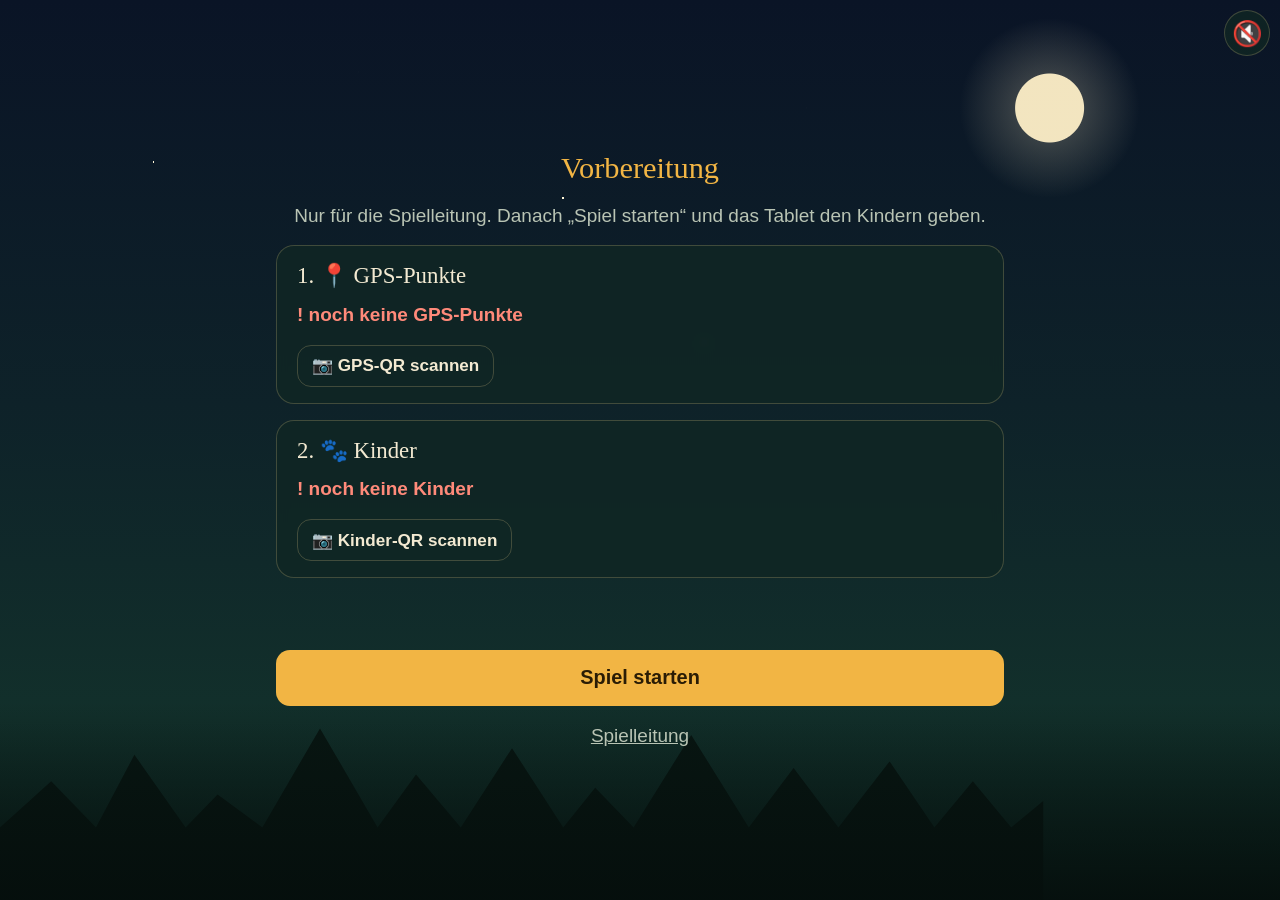
<file: index.html>
<!doctype html>
<html lang="de">
<head>
  <meta charset="utf-8">
  <meta name="robots" content="noindex, nofollow">
  <meta name="viewport" content="width=device-width, initial-scale=1, viewport-fit=cover">
  <meta name="theme-color" content="#0b1a1f">
  <meta name="apple-mobile-web-app-capable" content="yes">
  <title>Prüfung des SternenClans</title>
  <link rel="manifest" href="manifest.webmanifest">
  <link rel="icon" href="icon.svg" type="image/svg+xml">
  <link rel="apple-touch-icon" href="images/icons/icon-192.png">
  <link rel="stylesheet" href="css/style.css">
</head>
<body>
  <div class="sky" aria-hidden="true"></div>
  <button id="music" class="music-toggle" type="button">🔇</button>
  <main id="app" class="app"></main>
  <script src="js/lib/jsQR.js"></script>
  <script src="js/lib/qrcode.js"></script>
  <script type="module" src="js/app.js"></script>
</body>
</html>
</file>
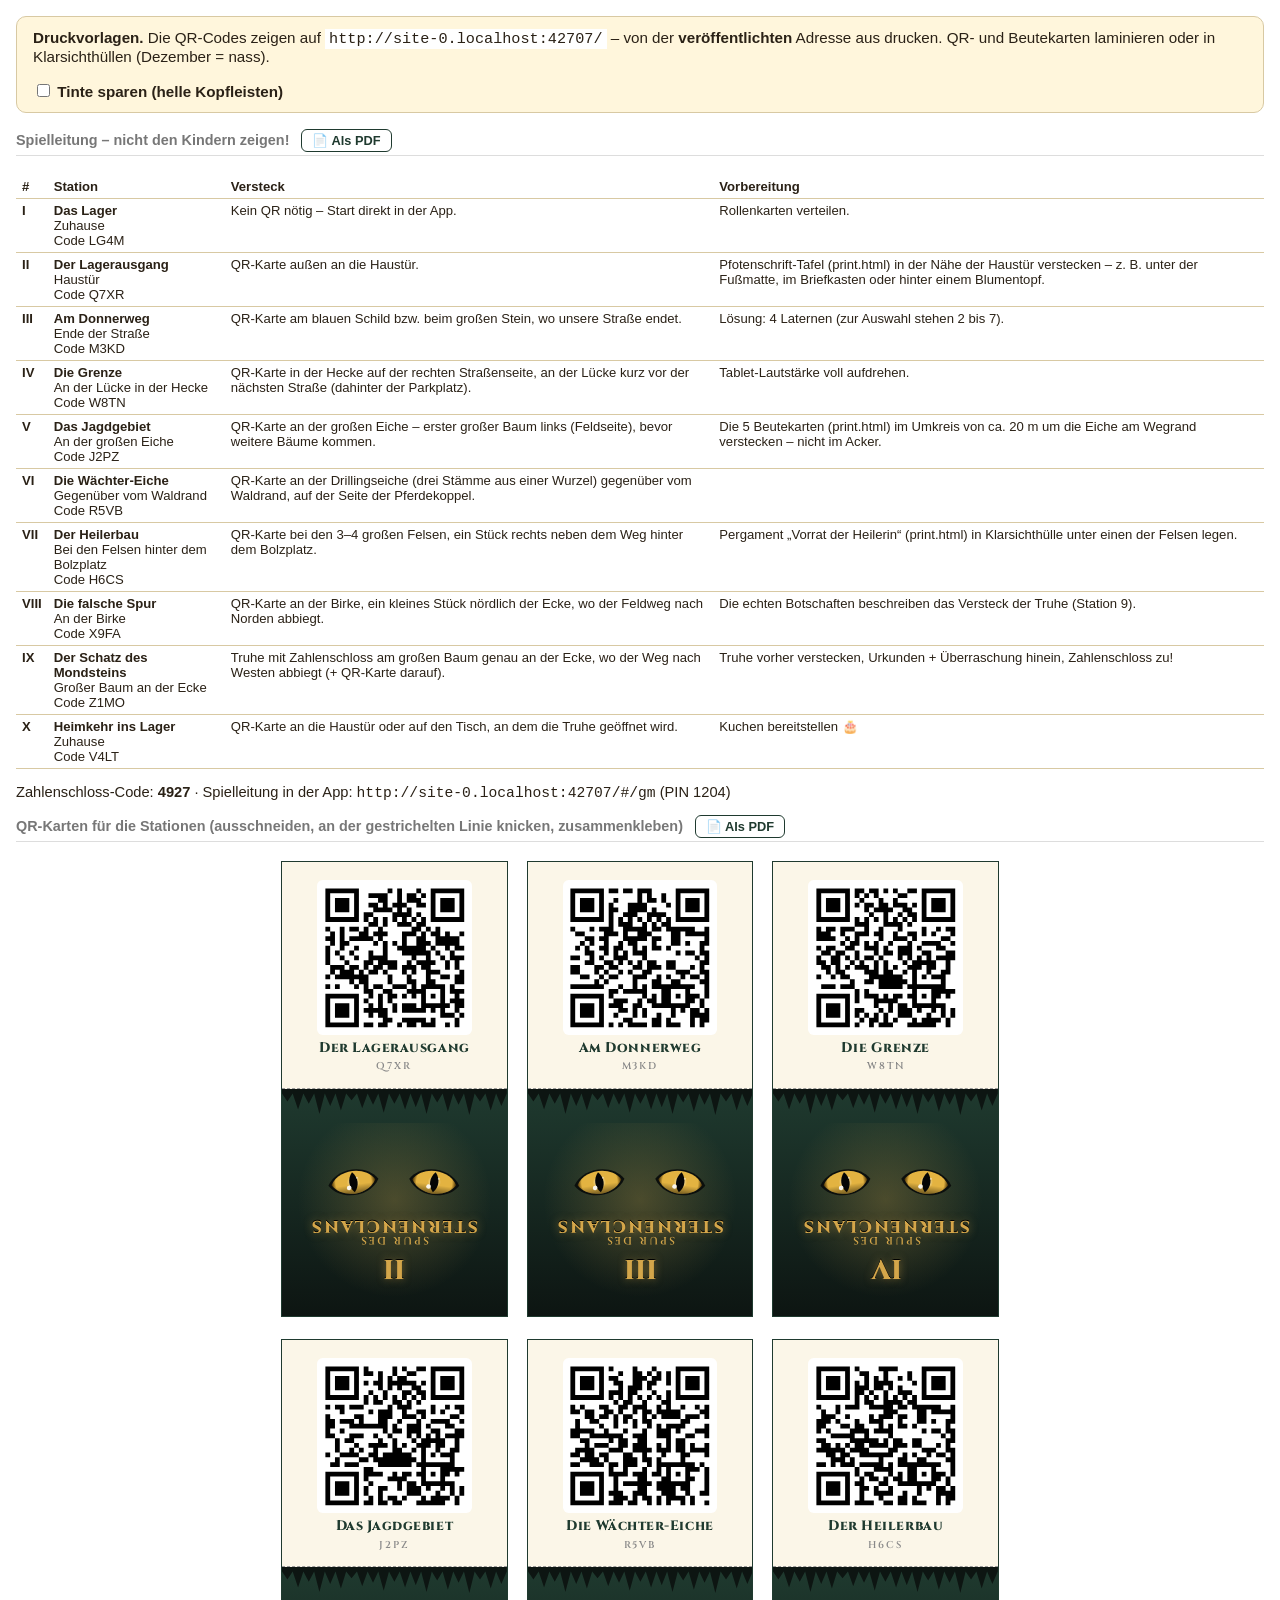
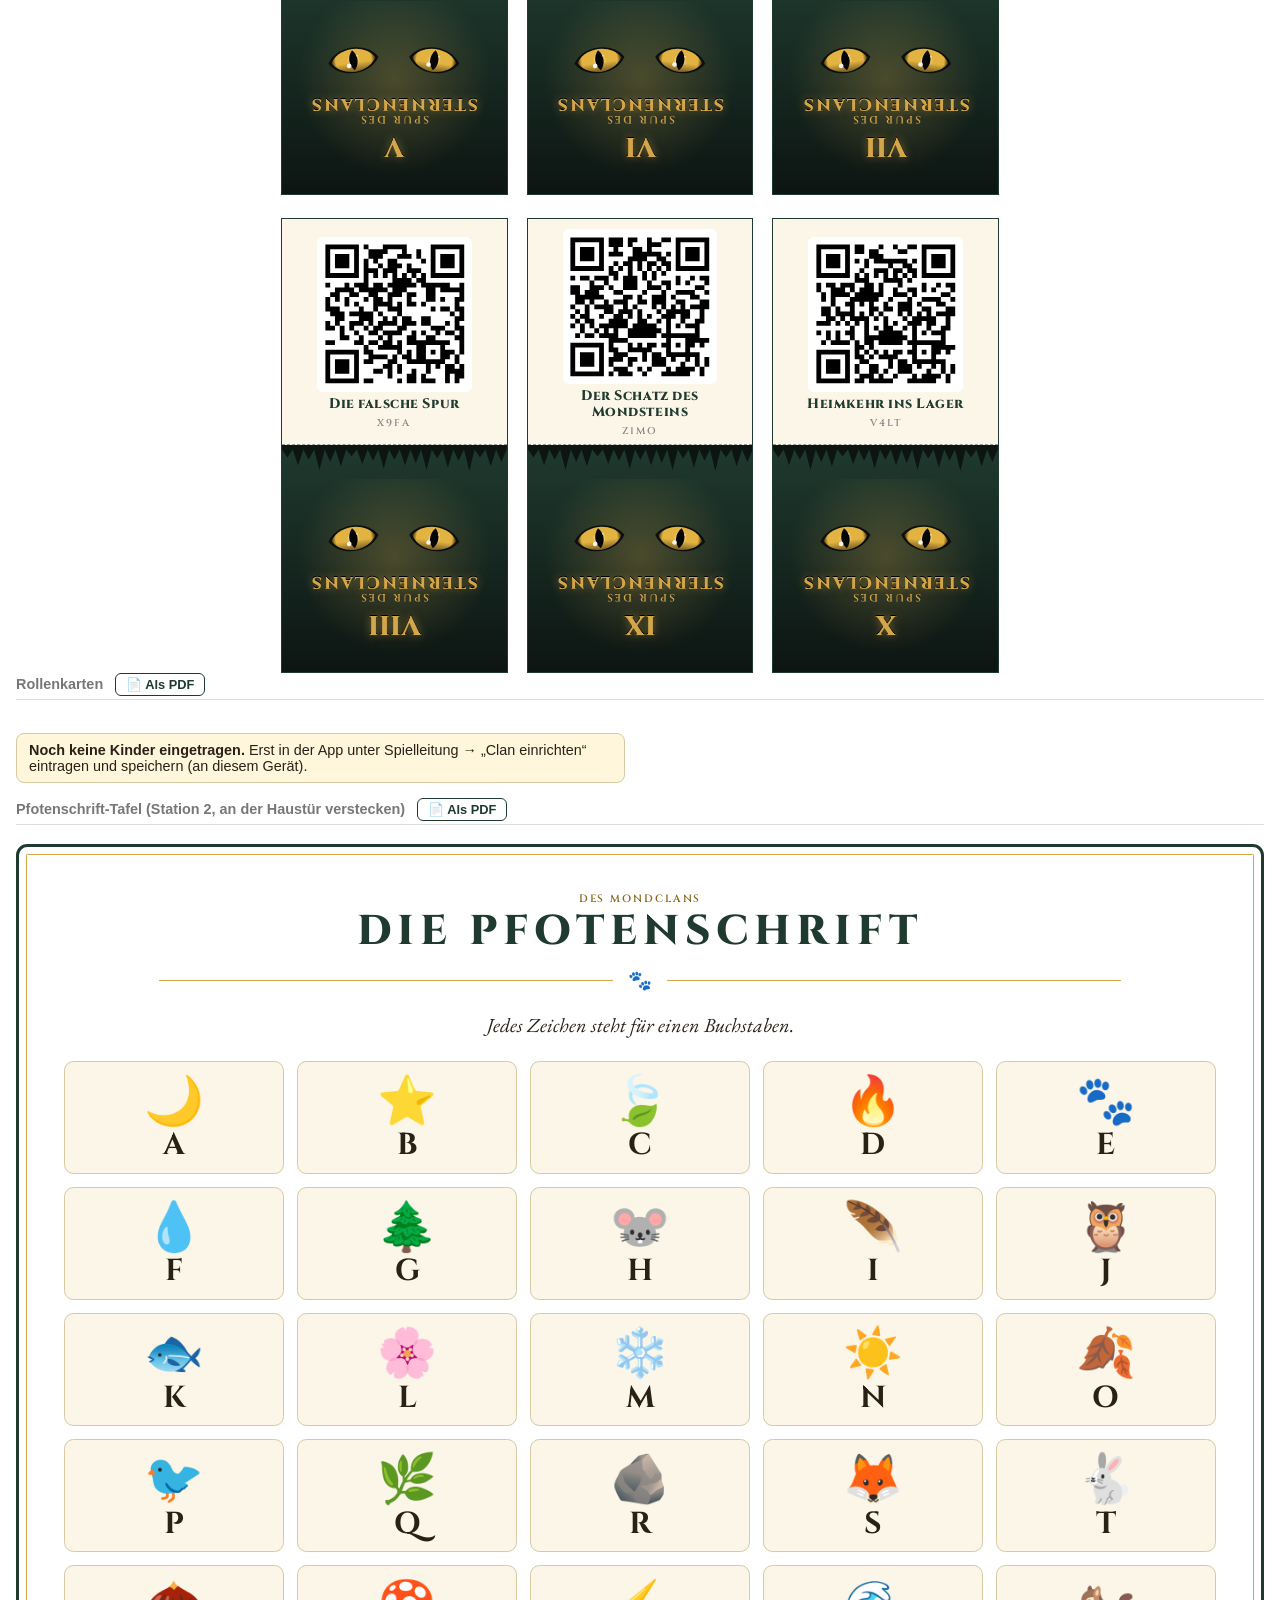
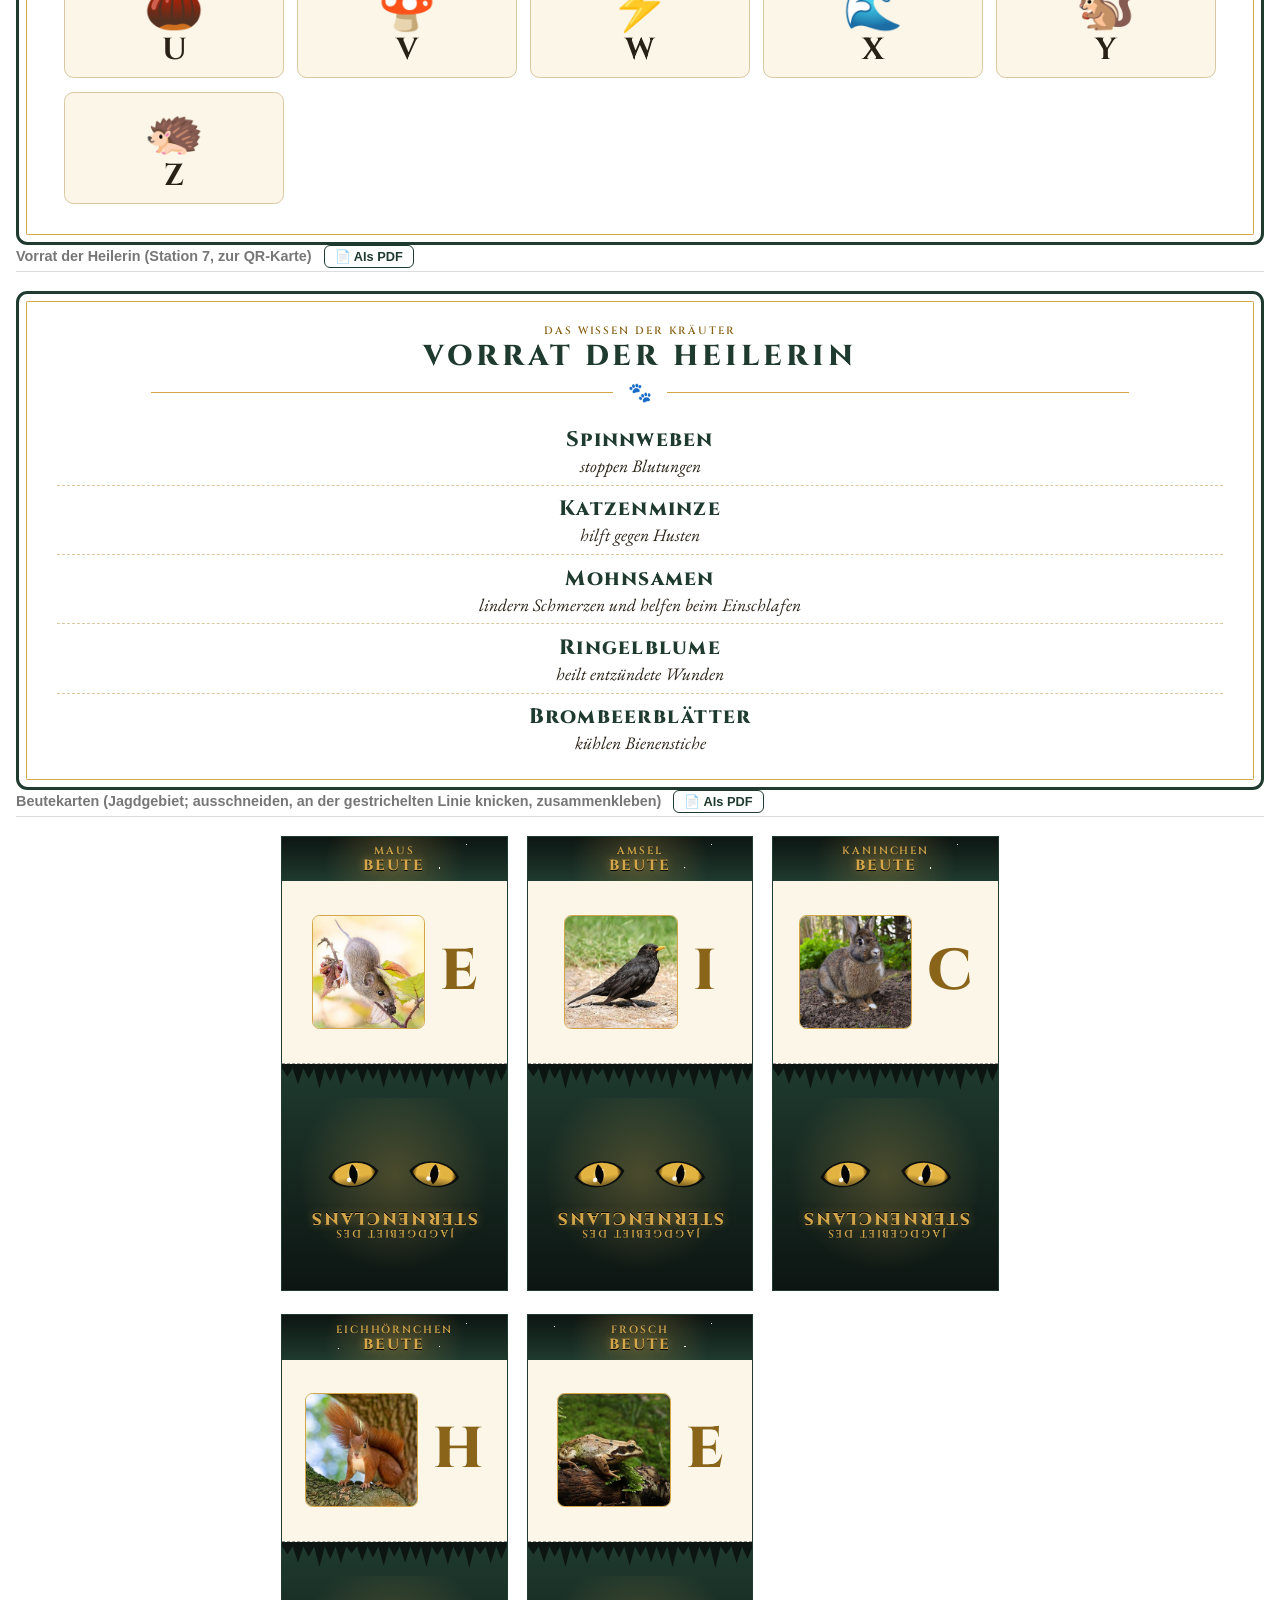
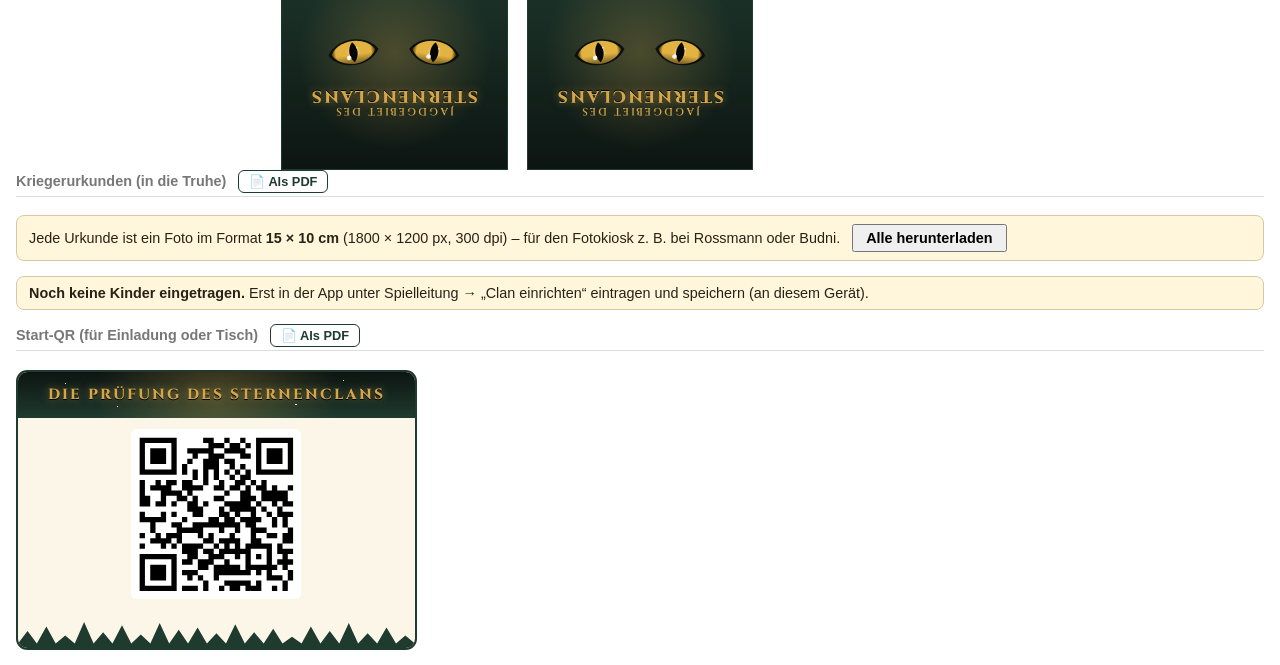
<file: print.html>
<!doctype html>
<html lang="de">
<head>
  <meta charset="utf-8">
  <meta name="robots" content="noindex, nofollow">
  <meta name="viewport" content="width=device-width, initial-scale=1">
  <title>Druckvorlagen SternenClan</title>
  <link rel="icon" href="icon.svg" type="image/svg+xml">
  <link rel="preconnect" href="https://fonts.googleapis.com">
  <link rel="preconnect" href="https://fonts.gstatic.com" crossorigin>
  <link rel="stylesheet" href="https://fonts.googleapis.com/css2?family=Cinzel:wght@600;800&family=EB+Garamond:ital,wght@0,400;0,600;1,400&display=swap">
  <style>
    :root {
      --night: #121c18;
      --forest: #1f3a2f;
      --gold: #d4a64a;
      --gold-ink: #8a6418;
      --ink: #2a2116;
      --paper: #fbf6e8;
      --line: #d8c9a3;
      --title: "Cinzel", "Trajan Pro", Georgia, serif;
      --body: "EB Garamond", "Palatino Linotype", Palatino, Georgia, serif;
    }
    * { box-sizing: border-box; -webkit-print-color-adjust: exact; print-color-adjust: exact; }
    body { margin: 0; padding: 16px; font-family: var(--body); color: var(--ink); background: #fff; font-size: 11pt; }

    .screen-only { background: #fff6dc; border: 1px solid var(--line); padding: 12px 16px; border-radius: 10px; margin-bottom: 16px; font-family: sans-serif; font-size: 0.95rem; display: flex; gap: 16px; align-items: center; flex-wrap: wrap; }
    .screen-only code { background: #fff; padding: 1px 4px; }
    .screen-only label { white-space: nowrap; font-weight: 600; cursor: pointer; }

    section { break-after: page; page-break-after: always; }
    section:last-child { break-after: auto; page-break-after: auto; }
    section > h2 .pdf { margin-left: 8px; font: 600 0.8rem sans-serif; padding: 3px 10px; cursor: pointer; border: 1px solid var(--forest); border-radius: 6px; background: #fff; color: var(--forest); }
    body[data-only] section:not(.only) { display: none; }
    .grid { break-inside: avoid; }
    /* Rollenkarten: 2 nebeneinander (Druck: Querformat, 2 × 2 pro Seite) */
    .grid.two { grid-template-columns: repeat(2, 1fr); gap: 5mm 8mm; }
    .grid.two .card { height: 88mm; }
    .grid.two .band { padding: 2.5mm 3mm 3mm; }
    .grid.two .band .caps { font-size: 0.85rem; }
    .grid.two .eyes { width: 30%; margin-top: 1.5mm; }
    .grid.two .card .body { display: flex; flex-direction: column; justify-content: center; padding: 3mm 6mm 5mm; }
    .grid.two .card .forest { height: 7mm; }
    /* Name so groß wie möglich, lange Namen werden passend kleiner (--len = Anzahl Buchstaben) */
    .grid.two .card .body { container-type: inline-size; }
    .grid.two .apprentice { font-size: min(2.7rem, calc(100cqw / (var(--len, 11) * 0.84))); line-height: 1.05; margin: 0; white-space: nowrap; }
    .grid.two .role-title { margin: 1.5mm 0 2.5mm; font-size: 0.95rem; letter-spacing: 0.2em; }
    .grid.two .role-text { font-size: 1.05rem; margin-bottom: 2mm; }
    .grid.two .secret { padding-top: 2mm; font-size: 0.9rem; }
    .grid.two .digit { font-size: 2.5rem; margin-top: 2mm; line-height: 1; }
    section > h2 { font: 600 0.9rem sans-serif; color: #777; border-bottom: 1px solid #ddd; padding-bottom: 3px; margin: 0 0 5mm; }
    .grid { display: grid; grid-template-columns: repeat(3, 1fr); gap: 6mm; }

    /* Gemeinsame Bausteine im Cover-Stil */
    .cover-title { font-family: var(--title); font-weight: 800; text-transform: uppercase; letter-spacing: 0.14em; line-height: 1.05; }
    .caps { font-family: var(--title); font-weight: 600; text-transform: uppercase; letter-spacing: 0.18em; font-size: 0.72em; }

    .band {
      position: relative;
      background:
        radial-gradient(circle at 50% 60%, rgba(212, 166, 74, 0.28), transparent 60%),
        radial-gradient(1px 1px at 12% 25%, #fff 50%, transparent 51%),
        radial-gradient(1px 1px at 82% 18%, #fff 50%, transparent 51%),
        radial-gradient(1.5px 1.5px at 70% 70%, #fff 50%, transparent 51%),
        radial-gradient(1px 1px at 25% 75%, #fff 50%, transparent 51%),
        linear-gradient(180deg, #0d1512, var(--forest));
      color: var(--gold);
      text-align: center;
      padding: 4mm 3mm;
    }
    .band .cover-title { color: var(--gold); text-shadow: 0 1px 0 #000, 0 0 8px rgba(212, 166, 74, 0.5); }
    .eyes { display: block; margin: 1mm auto 0; width: 70%; height: auto; }
    .forest { display: block; width: 100%; height: 9mm; }
    .forest path { fill: var(--forest); }

    .card {
      border: 0.6mm solid var(--forest);
      border-radius: 3mm;
      overflow: hidden;
      background: var(--paper);
      text-align: center;
      break-inside: avoid;
      display: flex;
      flex-direction: column;
    }
    .card .body { padding: 3mm 4mm; flex: 1; }
    .card .forest { margin-top: auto; flex-shrink: 0; }

    /* QR-Karten: Code immer schwarz auf weiß */
    .qr { background: #fff; display: inline-block; padding: 1.5mm; border-radius: 1.5mm; }
    .qr svg { width: 42mm; height: 42mm; display: block; }
    /* QR-Karten zum Knicken: zwei Quadrate übereinander, Rückseite auf dem Kopf */
    .folds { display: grid; grid-template-columns: repeat(3, 60mm); gap: 6mm 5mm; justify-content: center; }
    .fold { width: 60mm; border: 0.4mm solid var(--forest); break-inside: avoid; }
    .fold .face { height: 60mm; overflow: hidden; display: flex; flex-direction: column; align-items: center; justify-content: center; text-align: center; }
    .fold .front { background: var(--paper); border-bottom: 0.3mm dashed #999; padding-top: 1mm; }
    .fold .front .qr svg { width: 38mm; height: 38mm; }
    .fold .station-name { margin: 1.5mm 2mm 0; font-family: var(--title); font-weight: 800; font-size: 0.85rem; letter-spacing: 0.04em; color: var(--forest); line-height: 1.15; }
    /* Spurcode nur als Notlösung, falls die Kamera streikt */
    .fold .front .spurcode { margin: 0.8mm 0 0; font-size: 0.62rem; color: #888; }
    .fold .back { background: linear-gradient(0deg, #0d1512, var(--forest)); justify-content: space-between; }
    .fold .back .band { flex: 1; width: 100%; display: flex; flex-direction: column; justify-content: center; padding: 3mm; background: radial-gradient(circle at 50% 40%, rgba(212, 166, 74, 0.28), transparent 60%); }
    .fold .back .cover-title { font-size: 1.05rem; letter-spacing: 0.1em; }
    .fold .back .eyes { width: 80%; margin-bottom: 3mm; }
    .fold .back .forest { height: 9mm; }
    .fold .back .forest path { fill: #0d1512; }
    .fold .back .back-num { font-family: var(--title); font-weight: 800; font-size: 1.7rem; line-height: 1; color: var(--gold); text-shadow: 0 1px 0 #000, 0 0 8px rgba(212, 166, 74, 0.5); margin-top: 2mm; }
    body.eco .fold .back .back-num { color: var(--forest); text-shadow: none; }
    .upside-down { transform: rotate(180deg); }
    body.eco .fold .back { background: #fff; }
    body.eco .fold .back .band { border-bottom: 0; }
    body.eco .fold .back .forest path { fill: #c9d3c2; }
    .spurcode { font-family: var(--title); font-weight: 600; letter-spacing: 0.2em; margin: 2mm 0 0; }

    /* Rollenkarten */
    .symbol { font-size: 2.6rem; line-height: 1.1; margin-top: 1mm; }
    .apprentice { font-family: var(--title); font-weight: 800; font-size: 1.15rem; margin: 1mm 0 0; letter-spacing: 0.06em; }
    .role-title { margin: 0.5mm 0 2mm; color: var(--gold-ink); }
    .role-text { font-style: italic; font-size: 0.95rem; margin: 0 0 2mm; }
    .secret { border-top: 1px solid var(--line); padding-top: 2mm; font-size: 0.8rem; }
    .digit { font-family: var(--title); font-weight: 800; font-size: 2.4rem; color: var(--gold-ink); line-height: 1.1; }

    /* Beutekarten */
    .letter { font-family: var(--title); font-weight: 800; font-size: 4.2rem; color: var(--gold-ink); line-height: 1; margin: 2mm 0; }

    /* Aushänge (Pfotenschrift, Kräuter): ganze A4-Seite, hell */
    .sheet {
      border: 0.8mm solid var(--forest);
      outline: 0.3mm solid var(--gold);
      outline-offset: -3mm;
      border-radius: 3mm;
      background: #fff;
      min-height: 265mm;
      break-inside: avoid;
      padding: 12mm 12mm 10mm;
      display: flex;
      flex-direction: column;
    }
    .sheet-head { text-align: center; color: var(--gold-ink); }
    .sheet-head .cover-title { font-size: 2.6rem; color: var(--forest); margin-top: 1mm; }
    .divider { display: flex; align-items: center; gap: 4mm; margin: 4mm 25mm 0; font-size: 1.2rem; }
    .divider::before, .divider::after { content: ""; flex: 1; border-top: 0.4mm solid var(--gold); }
    .sheet .lead { text-align: center; font-style: italic; margin: 5mm 0 6mm; font-size: 1.25rem; }
    .pawgrid { flex: 1; display: grid; grid-template-columns: repeat(5, 1fr); grid-auto-rows: 1fr; gap: 3.5mm; }
    .pawgrid div { border: 0.4mm solid var(--line); border-radius: 2.5mm; background: var(--paper); display: flex; flex-direction: column; align-items: center; justify-content: center; }
    .pawgrid span { font-size: 3rem; line-height: 1.15; }
    .pawgrid b { font-family: var(--title); font-size: 1.9rem; line-height: 1.1; }
    .herbs { flex: 1; list-style: none; padding: 0; margin: 8mm 0 0; display: flex; flex-direction: column; justify-content: space-evenly; }
    .herbs li { padding: 6mm 4mm; border-bottom: 0.3mm dashed var(--line); text-align: center; }
    .herbs li:last-child { border-bottom: 0; }
    .herbs b { display: block; font-family: var(--title); font-weight: 800; font-size: 1.9rem; letter-spacing: 0.06em; color: var(--forest); }
    .herbs span { display: block; font-size: 1.5rem; font-style: italic; margin-top: 1mm; }

    /* Beutekarten quadratisch */
    .card.square { aspect-ratio: 1; }
    .card.square .band { padding: 2.5mm 3mm; }
    .card.square .body { padding: 1mm 3mm 0; display: flex; flex-direction: column; align-items: center; justify-content: center; }
    .card.square .symbol { font-size: 2.6rem; margin: 0; }
    .card.square .letter { font-size: 4.2rem; margin: 0; }
    /* Beute als Foto (keine Emojis – sonst Verwechslung mit der Pfotenschrift) */
    .prey-photo { width: 30mm; height: 30mm; object-fit: cover; border-radius: 2mm; border: 0.5mm solid var(--gold); display: block; }
    .fold .front.prey { justify-content: space-between; padding-top: 0; }
    .fold .front.prey .band { width: 100%; padding: 2mm 3mm; }
    .fold .front.prey .body { flex: 1; display: flex; align-items: center; justify-content: center; gap: 4mm; }
    .fold .front.prey .letter { font-size: 3.6rem; margin: 0; }
    .card.square .forest { height: 7mm; }

    /* Urkunden als Fotos 15 × 10 cm */
    .photos { display: grid; gap: 6mm; justify-content: center; }
    .photo { margin: 0; break-inside: avoid; text-align: center; }
    .photo img { width: 150mm; height: 100mm; display: block; box-shadow: 0 1px 4px rgba(0,0,0,.25); }
    .photo-wait { width: 150mm; height: 100mm; display: grid; place-items: center; border: 1px dashed var(--line); font-family: sans-serif; color: #888; }
    .photo .download { display: inline-block; margin-top: 2mm; font-family: sans-serif; font-size: 0.85rem; color: var(--forest); }
    .screen-only-inline { font-family: sans-serif; font-size: 0.9rem; background: #fff6dc; border: 1px solid var(--line); border-radius: 8px; padding: 8px 12px; }
    .screen-only-inline button { margin-left: 8px; font: inherit; font-weight: 600; padding: 4px 12px; cursor: pointer; }

    /* Spielleitung */
    .gm td, .gm th { border-bottom: 1px solid var(--line); padding: 4px 6px; text-align: left; vertical-align: top; font-family: sans-serif; font-size: 0.82rem; }
    .gm { border-collapse: collapse; width: 100%; }
    h1 { font-family: var(--title); font-size: 1.3rem; }

    /* Tinte sparen: keine dunklen Flächen */
    body.eco .band { background: #fff; color: var(--gold-ink); border-bottom: 0.6mm solid var(--forest); }
    body.eco .band .cover-title { color: var(--forest); text-shadow: none; }
    body.eco .forest path { fill: #c9d3c2; }
    body.eco .card { background: #fff; }
    body.eco .pawgrid div { background: #fff; }

    /* Vorrat der Heilerin: halbe A4-Seite */
    .sheet.half { min-height: 0; height: 132mm; padding: 8mm 10mm 6mm; }
    .sheet.half .sheet-head .cover-title { font-size: 1.8rem; }
    .sheet.half .divider { margin-top: 2mm; }
    .sheet.half .herbs { margin-top: 3mm; }
    .sheet.half .herbs li { padding: 2mm 3mm; }
    .sheet.half .herbs b { font-size: 1.3rem; }
    .sheet.half .herbs span { font-size: 1.1rem; margin-top: 0; }

    @media print {
      section > h2 { display: none; }
      .screen-only, .screen-only-inline, .photo .download { display: none; }
      body { padding: 0; }
      @page { size: A4; margin: 10mm; }
      /* Rollenkarten im Querformat: 2 × 2 breite Karten (12,6 × 8,8 cm) pro Seite */
      @page rollen { size: A4 landscape; margin: 10mm; }
      #rollenkarten { page: rollen; }
      .grid.two { grid-template-columns: repeat(2, 126mm); justify-content: center; gap: 6mm 8mm; }
      .grid.two .card { height: 88mm; }
      /* weicher Leuchtschatten wird im PDF zum Kasten */
      .band .cover-title { text-shadow: 0 1px 0 #000; }
    }
  </style>
</head>
<body>
  <div class="screen-only">
    <span><b>Druckvorlagen.</b> Die QR-Codes zeigen auf <code id="base"></code> – von der <b>veröffentlichten</b> Adresse aus drucken. QR- und Beutekarten laminieren oder in Klarsichthüllen (Dezember = nass).</span>
    <label><input type="checkbox" id="eco"> Tinte sparen (helle Kopfleisten)</label>
  </div>
  <div id="out"></div>
  <script src="js/lib/qrcode.js"></script>
  <script type="module" src="js/print.js"></script>
</body>
</html>
</file>
<file: css/style.css>
:root {
  --night: #0b1a1f;
  --forest: #12302b;
  --moss: #1d4a3f;
  --card: rgba(16, 38, 36, 0.82);
  --card-line: rgba(242, 214, 140, 0.22);
  --text: #f3ead2;
  --muted: #b9c4b4;
  --gold: #f2b544;
  --gold-soft: rgba(242, 181, 68, 0.16);
  --star: #fff6d8;
  --ok: #7fd18b;
  --bad: #ff8a7a;
  --parchment: #efe1bd;
  --ink: #3a2a14;
  --radius: 18px;
  --serif: "Palatino Linotype", Palatino, "Book Antiqua", Georgia, serif;
  --sans: -apple-system, BlinkMacSystemFont, "Segoe UI", Roboto, sans-serif;
}

* { box-sizing: border-box; }

html { background: var(--night); }

html, body {
  margin: 0;
  min-height: 100%;
  color: var(--text);
  font-family: var(--sans);
  font-size: 19px;
  line-height: 1.5;
  -webkit-tap-highlight-color: transparent;
}

.sky {
  position: fixed;
  inset: 0;
  z-index: -1;
  background:
    radial-gradient(1.5px 1.5px at 12% 18%, var(--star) 50%, transparent 51%),
    radial-gradient(1px 1px at 28% 8%, var(--star) 50%, transparent 51%),
    radial-gradient(2px 2px at 44% 22%, var(--star) 50%, transparent 51%),
    radial-gradient(1px 1px at 63% 12%, var(--star) 50%, transparent 51%),
    radial-gradient(1.5px 1.5px at 78% 28%, var(--star) 50%, transparent 51%),
    radial-gradient(1px 1px at 90% 6%, var(--star) 50%, transparent 51%),
    radial-gradient(1px 1px at 6% 40%, var(--star) 50%, transparent 51%),
    radial-gradient(1.5px 1.5px at 55% 38%, var(--star) 50%, transparent 51%),
    radial-gradient(circle at 82% 12%, rgba(255, 240, 200, 0.95) 0 34px, rgba(255, 240, 200, 0.18) 35px, transparent 90px),
    linear-gradient(180deg, #0a1426 0%, #0e2229 45%, var(--forest) 80%, #0c241f 100%);
}

.sky::after {
  /* Waldsilhouette */
  content: "";
  position: absolute;
  left: 0; right: 0; bottom: 0;
  height: 22vh;
  background:
    linear-gradient(transparent, rgba(5, 14, 12, 0.9)),
    url("data:image/svg+xml,%3Csvg xmlns='http://www.w3.org/2000/svg' viewBox='0 0 200 60' preserveAspectRatio='none'%3E%3Cpath fill='%23081612' d='M0 60V38l8-14 7 14 6-22 8 22 5-10 7 10 9-30 9 30 6-16 7 16 8-24 8 24 5-12 6 12 9-28 9 28 7-18 7 18 8-20 7 20 6-14 6 14 5-8V60z'/%3E%3C/svg%3E") bottom / 100% 100% no-repeat;
}

.app {
  max-width: 760px;
  margin: 0 auto;
  padding: max(16px, env(safe-area-inset-top)) 16px calc(28vh + env(safe-area-inset-bottom));
}

h1, h2, h3 { font-family: var(--serif); font-weight: normal; line-height: 1.2; margin: 0 0 0.5em; }
h1 { font-size: 2.1rem; color: var(--gold); text-shadow: 0 0 24px rgba(242, 181, 68, 0.35); }
h2 { font-size: 1.6rem; color: var(--gold); }
h3 { font-size: 1.2rem; }
p { margin: 0 0 0.8em; }

.card {
  background: var(--card);
  border: 1px solid var(--card-line);
  border-radius: var(--radius);
  padding: 20px;
  margin: 0 0 16px;
  backdrop-filter: blur(6px);
  -webkit-backdrop-filter: blur(6px);
}

.story { font-family: var(--serif); font-size: 1.2rem; }

.chip {
  display: inline-block;
  padding: 2px 12px;
  border-radius: 99px;
  background: var(--gold-soft);
  color: var(--gold);
  font-size: 0.85rem;
  margin-bottom: 8px;
}

.muted { color: var(--muted); }
.center { text-align: center; }
.row { display: flex; gap: 12px; flex-wrap: wrap; align-items: center; }
.stack > * + * { margin-top: 12px; }

/* Buttons */
.btn {
  display: inline-flex;
  align-items: center;
  justify-content: center;
  gap: 8px;
  min-height: 56px;
  padding: 12px 22px;
  border: 0;
  border-radius: 14px;
  background: var(--gold);
  color: #2a1c05;
  font: 600 1.05rem var(--sans);
  text-decoration: none;
  cursor: pointer;
  touch-action: manipulation;
}
.btn:active { transform: scale(0.97); }
.btn[disabled] { opacity: 0.45; cursor: default; transform: none; }
.btn.ghost { background: transparent; color: var(--text); border: 1px solid var(--card-line); }
.btn.small { min-height: 42px; padding: 8px 14px; font-size: 0.9rem; }
.btn.block { width: 100%; }

/* Fortschritt */
.trail { display: flex; gap: 6px; justify-content: center; margin: 4px 0 16px; flex-wrap: wrap; }
.trail span {
  width: 34px; height: 34px;
  display: grid; place-items: center;
  border-radius: 50%;
  border: 1px solid var(--card-line);
  font-size: 0.95rem;
  opacity: 0.5;
}
.trail span.done { opacity: 1; background: var(--gold-soft); border-color: var(--gold); }
.trail span.here { opacity: 1; box-shadow: 0 0 0 3px rgba(242, 181, 68, 0.5); }

.path { list-style: none; padding: 0; margin: 0; }
.path li { display: flex; gap: 12px; align-items: center; padding: 10px 0; border-bottom: 1px solid var(--card-line); }
.path li:last-child { border-bottom: 0; }
.path .dot { width: 30px; flex-shrink: 0; text-align: center; }

/* Eingaben */
input, select {
  font: inherit;
  color: var(--text);
  background: rgba(0, 0, 0, 0.3);
  border: 1px solid var(--card-line);
  border-radius: 12px;
  padding: 12px 14px;
  min-height: 52px;
  width: 100%;
}
input:focus, select:focus { outline: 2px solid var(--gold); outline-offset: 1px; }
select {
  -webkit-appearance: none;
  appearance: none;
  padding-right: 48px;
  background-image: url("data:image/svg+xml,%3Csvg xmlns='http://www.w3.org/2000/svg' viewBox='0 0 12 8'%3E%3Cpath d='M1 1l5 5 5-5' fill='none' stroke='%23f2b544' stroke-width='2' stroke-linecap='round'/%3E%3C/svg%3E");
  background-repeat: no-repeat;
  background-position: right 18px center;
  background-size: 14px 10px;
}
.answer-form { margin-top: 22px; }

.slots { display: flex; flex-wrap: wrap; gap: 10px 6px; justify-content: center; }
.word { display: flex; flex-wrap: wrap; justify-content: center; gap: 6px; margin-right: 14px; }
.slot { display: flex; flex-direction: column; align-items: center; gap: 4px; }
.slot .glyph { font-size: 1.9rem; line-height: 1.2; }
/* Pfotenschrift: dunkles Pfoten-Emoji aufhellen (Form bleibt wie auf der gedruckten Tafel) */
.paw-emoji { display: inline-block; filter: invert(1) sepia(0.35) brightness(1.15) drop-shadow(0 0 3px rgba(255, 246, 216, 0.35)); }
.slot .role-label { display: block; font-size: 0.85rem; line-height: 1.2; color: var(--gold); }
.slot .prey-photo { display: block; width: 56px; height: 56px; object-fit: cover; border-radius: 50%; border: 2px solid var(--gold, #d4a64a); }
.slot input {
  width: 46px; min-height: 50px; padding: 4px;
  text-align: center; text-transform: uppercase;
  font-size: 1.4rem; font-weight: 700;
}
.slot input.right { border-color: var(--ok); color: var(--ok); }
.slot input.wrong { border-color: var(--bad); color: var(--bad); }

.keytable {
  display: grid;
  grid-template-columns: repeat(auto-fill, minmax(62px, 1fr));
  gap: 6px;
  margin-top: 16px;
  font-size: 1.05rem;
}
.keytable div { background: rgba(0, 0, 0, 0.25); border-radius: 10px; padding: 6px 4px; text-align: center; }
.keytable b { color: var(--gold); margin-left: 4px; }

.option { display: block; width: 100%; text-align: left; margin-top: 8px; justify-content: flex-start; }
.option.picked { border-color: var(--gold); background: var(--gold-soft); color: var(--gold); }
.option.wrong { border-color: var(--bad); color: var(--bad); }
.option.right { border-color: var(--ok); color: var(--ok); background: rgba(127, 209, 139, 0.15); }
.option.right[disabled] { opacity: 1; }
/* Zahlen kreuz und quer verstreut (Position/Drehung/Größe kommen aus puzzles.js) */
.number-choices { position: relative; height: 290px; margin: 8px 0 4px; }
.number-choices .option {
  position: absolute; left: var(--x); top: var(--y);
  width: var(--s); height: var(--s); min-height: 0; margin: 0; padding: 0;
  border-radius: 50%; border-width: 2px;
  justify-content: center; text-align: center; font: 700 2.4rem var(--serif);
  transform: translate(-50%, -50%) rotate(var(--r));
  background: rgba(242, 181, 68, 0.06);
}
.number-choices .option:active { transform: translate(-50%, -50%) rotate(var(--r)) scale(0.94); }
.number-choices .option.shake { animation: shake-tilted 0.4s; }
@keyframes shake-tilted {
  25% { transform: translate(calc(-50% - 8px), -50%) rotate(var(--r)); }
  50% { transform: translate(calc(-50% + 8px), -50%) rotate(var(--r)); }
  75% { transform: translate(calc(-50% - 4px), -50%) rotate(var(--r)); }
}
/* Ruf der Eule: erst groß die Eule, nach dem ersten Lauschen kleiner, darunter Frage und Zahlen */
.owl-stage { display: flex; flex-direction: column; align-items: center; gap: 18px; padding: 10px 0 6px; }
.owl-pic { font-size: 9rem; line-height: 1; filter: drop-shadow(0 0 24px rgba(255, 246, 216, 0.25)); transition: font-size 0.4s; }
.owl-pic.calling { animation: owl-call 1.1s ease-in-out infinite; }
@keyframes owl-call {
  0%, 100% { transform: rotate(0) scale(1); }
  30% { transform: rotate(-6deg) scale(1.06); }
  60% { transform: rotate(5deg) scale(1.03); }
}
.owl-stage .btn { min-width: 320px; min-height: 64px; font-size: 1.15rem; }
.owl-asked .owl-stage { flex-direction: row; justify-content: center; gap: 28px; padding: 0; }
.owl-asked .owl-pic { font-size: 4.5rem; }
.quiz-count { margin: 0 0 4px; font-size: 0.9rem; }
.quiz-step .quiz-q { font-size: 1.35rem; margin-bottom: 4px; }
.quiz-in { animation: quiz-in 0.35s ease-out; }
@keyframes quiz-in {
  from { opacity: 0; transform: translateX(24px); }
  to { opacity: 1; transform: none; }
}

.parchment {
  background: var(--parchment);
  color: var(--ink);
  font-family: var(--serif);
  font-size: 1.15rem;
  border-radius: 6px 14px 8px 12px;
  padding: 18px 20px;
  margin-top: 12px;
  box-shadow: 0 6px 18px rgba(0, 0, 0, 0.35);
  cursor: pointer;
  border: 3px solid transparent;
  width: 100%;
  text-align: left;
}
.parchment small { display: block; text-align: right; font-style: italic; margin-top: 8px; opacity: 0.7; }
.parchment.wrong { border-color: var(--bad); }
.parchment.right { border-color: var(--ok); }

.herbs { list-style: none; padding: 0; margin: 0; }
.herbs li { padding: 6px 0; border-bottom: 1px dashed rgba(58, 42, 20, 0.25); }
.herbs li:last-child { border-bottom: 0; }

.bigsymbols { display: flex; justify-content: center; gap: 14px; font-size: 3rem; margin: 8px 0 4px; }

.feedback { min-height: 1.6em; margin-top: 10px; font-weight: 600; }
.feedback.bad { color: var(--bad); }
.feedback.ok { color: var(--ok); }

.shake { animation: shake 0.4s; }
@keyframes shake {
  25% { transform: translateX(-8px); }
  50% { transform: translateX(8px); }
  75% { transform: translateX(-4px); }
}

/* Erfolg */
.success { border-color: var(--gold); text-align: center; animation: glow 1.2s ease-out; }
.claw { font-size: 4rem; font-family: var(--serif); color: var(--gold); line-height: 1; margin: 8px 0; }
@keyframes glow {
  from { box-shadow: 0 0 0 0 rgba(242, 181, 68, 0.8); }
  to { box-shadow: 0 0 0 30px rgba(242, 181, 68, 0); }
}

.hint { border-left: 3px solid var(--gold); padding-left: 12px; margin-top: 10px; }

/* Scanner */
.scanner { position: relative; border-radius: var(--radius); overflow: hidden; background: #000; aspect-ratio: 1; }
.scanner video { width: 100%; height: 100%; object-fit: cover; display: block; }
.scanner::after {
  content: "";
  position: absolute; inset: 18%;
  border: 3px solid var(--gold);
  border-radius: 20px;
  box-shadow: 0 0 0 999px rgba(0, 0, 0, 0.35);
}

/* Zeremonie */
.ceremony .name { font-family: var(--serif); font-size: 2.6rem; color: var(--gold); margin: 12px 0; }
.ceremony .old { text-decoration: line-through; opacity: 0.6; font-size: 1.4rem; }
.reveal { animation: reveal 1.4s ease-out; }
@keyframes reveal {
  from { opacity: 0; transform: scale(0.6); filter: blur(8px); }
  to { opacity: 1; transform: none; filter: none; }
}

.player-row {
  display: grid;
  grid-template-columns: 1fr auto 1fr 1fr 1.1fr auto auto;
  gap: 6px;
  align-items: center;
  padding: 6px 0;
  border-bottom: 1px solid var(--card-line);
}
.player-row input, .player-row select { min-height: 44px; padding: 8px 10px; font-size: 0.95rem; }
.player-row .gender { display: flex; gap: 10px; white-space: nowrap; }
.player-row .gender label { display: flex; align-items: center; gap: 3px; cursor: pointer; }
.player-row .gender input { width: auto; min-height: 0; padding: 0; }
.setup-qr { background: #fff; width: 220px; padding: 8px; border-radius: 10px; margin: 8px 0; }
.setup-qr.big { width: min(360px, 100%); }
.num { font-family: Georgia, 'Times New Roman', serif; color: var(--gold); font-weight: 700; letter-spacing: 0.05em; }
.sep { display: inline-block; width: 0.75em; height: 0.75em; fill: var(--gold); margin: 0 0.45em; vertical-align: 0.02em; }
.btn .num { color: inherit; }
.btn .sep { fill: currentColor; opacity: 0.7; }
.path .num { width: 2.6em; flex-shrink: 0; font-size: 0.9rem; opacity: 0.85; }
.prep h3 { margin-top: 0; }
.prep .ok { color: var(--ok); font-weight: 600; }
.prep-list { margin: 4px 0 10px; padding-left: 18px; font-size: 0.9rem; }
.setup-qr svg { display: block; width: 100%; height: auto; }

@media (max-width: 700px) {
  .player-row { grid-template-columns: repeat(6, 1fr); }
  .player-row > input, .player-row > select { grid-column: span 3; }
  .player-row > input[data-f="name"] { grid-column: span 4; }
  .player-row > .gender { grid-column: span 2; justify-content: center; }
  .player-row > select { grid-column: span 6; }
  .player-row > .btn { grid-column: span 3; justify-content: center; }
}

.music-toggle {
  position: fixed;
  top: max(10px, env(safe-area-inset-top));
  right: 10px;
  z-index: 10;
  width: 46px;
  height: 46px;
  border-radius: 50%;
  border: 1px solid var(--card-line);
  background: var(--card);
  font-size: 1.3rem;
  cursor: pointer;
}

/* Karte */
.map-card, .map-inline { display: block; padding: 8px; }
.map-inline { margin: 12px 0 0; border-radius: 12px; overflow: hidden; }
.territory { display: block; width: 100%; height: auto; border-radius: 10px; }
.target-pulse { animation: pulse 1.8s ease-out infinite; transform-box: fill-box; transform-origin: center; }
@keyframes pulse {
  from { transform: scale(0.8); opacity: 1; }
  to { transform: scale(2.4); opacity: 0; }
}
.trail-next { animation: march 1.2s linear infinite; }
@keyframes march { to { stroke-dashoffset: -16; } }

.scent-bar { display: flex; align-items: center; gap: 16px; position: sticky; top: 8px; z-index: 2; }
.scent-bar h3 { margin: 0 0 4px; }
.scent-bar p { margin: 0; }
.scent-bar .scent-emoji { font-size: 2.8rem; line-height: 1; flex: 0 0 auto; width: 1.3em; text-align: center; transition: transform 0.6s; }
.me-pulse { animation: pulse 2.4s ease-out infinite; transform-box: fill-box; transform-origin: center; }

/* Mondstein heben (Multitouch) */
.touchstone {
  --glow: 0;
  width: min(70vw, 340px);
  aspect-ratio: 1;
  margin: 16px auto;
  border-radius: 50%;
  display: grid;
  place-items: center;
  background: radial-gradient(circle at 40% 35%, #fffbe8, #d9e6f2 35%, #8fa7c4 70%, #4b5f7d);
  box-shadow: 0 0 calc(20px + var(--glow) * 60px) calc(var(--glow) * 20px) rgba(255, 246, 216, calc(0.3 + var(--glow) * 0.6));
  color: #1f2a3a;
  font: 700 1.6rem var(--sans);
  touch-action: none;
  user-select: none;
  -webkit-user-select: none;
  -webkit-touch-callout: none;
  transition: box-shadow 0.3s, transform 0.8s;
}
.touchstone.lifted { transform: translateY(-20px) scale(1.06); }

/* Testmodus */
.preview-bar {
  position: fixed;
  left: 0; right: 0; bottom: 0;
  z-index: 20;
  display: grid;
  grid-template-columns: auto 1fr auto;
  gap: 10px;
  align-items: center;
  padding: 10px 12px calc(10px + env(safe-area-inset-bottom));
  background: #3b2350;
  border-top: 2px solid #b48ad6;
  color: #f3e9ff;
  font-size: 0.9rem;
}
.preview-bar .btn { min-height: 48px; min-width: 56px; }
.preview-info { text-align: center; line-height: 1.35; }
.preview-end { background: none; border: 0; color: #d9c2ee; text-decoration: underline; font: inherit; font-size: 0.8rem; margin-top: 2px; cursor: pointer; }

.paper-note { font-family: var(--serif); font-size: 1.2rem; color: var(--gold); text-align: center; margin: 14px 0 6px; }
.paper-fallback { margin: 40px 0 0; text-align: center; }
.paper-fallback summary { font-size: 0.85rem; cursor: pointer; }

.gm-table { width: 100%; border-collapse: collapse; font-size: 0.9rem; }
.gm-table td, .gm-table th { text-align: left; padding: 8px 6px; border-bottom: 1px solid var(--card-line); vertical-align: top; }
.warn { color: var(--bad); font-weight: 600; }

@media (max-width: 480px) {
  html, body { font-size: 17px; }
  h1 { font-size: 1.7rem; }
  .slot input { width: 36px; min-height: 44px; font-size: 1.2rem; }
  .word { margin-right: 0; }
  .slot .glyph { font-size: 1.5rem; }
}

/* Station: erst die Geschichte, dann die Aufgabe – jeweils allein und mittig */
.st-go { display: flex; justify-content: flex-end; margin-top: 20px; }
.st-links { display: flex; flex-wrap: wrap; justify-content: center; align-items: baseline; gap: 4px 28px; }
.st-links .paper-fallback { margin: 0; }
.st-links .paper-fallback[open] { flex-basis: 100%; }
/* Rat des SternenClans: Überschrift und Knopf in einer Zeile, erhaltene Tipps darunter */
.hint-card { display: flex; flex-wrap: wrap; align-items: center; gap: 8px 16px; }
.hint-card h3 { margin: 0; }
.hint-card .btn { flex: 1; min-width: 240px; min-height: 48px; }
.hint-card .hint { flex-basis: 100%; margin: 0; }
.link-btn { background: none; border: 0; padding: 8px; color: var(--muted); font: inherit; font-size: 0.9rem; text-decoration: underline; cursor: pointer; }

/* ---------------------------------------------------------------------------
   Querformat (Spiel-Tablet 2000 × 1200): möglichst alles ohne Scrollen auf einen Blick.
   Große Ansichten zweispaltig, Karten und Kamera nach der Bildschirmhöhe statt der Breite.
   --------------------------------------------------------------------------- */
@media (orientation: landscape) and (min-width: 900px) {
  .app { padding-bottom: 16px; }
  .app:has(.station-view, .map-view, .intro-view, .scan-view) { max-width: 1400px; }
  /* Inhalt senkrecht mittig: automatische Ränder statt justify-content,
     damit lange Seiten (Spielleitung) oben nicht abgeschnitten werden */
  .app { min-height: 100dvh; display: flex; flex-direction: column; }
  .app > :first-child { margin-top: auto !important; }
  .app > :last-child { margin-bottom: auto !important; }
  .app > [style*="padding-top"] { padding-top: 0 !important; }
  h1 { font-size: 1.9rem; }
  .card:not(.map-card) { padding: 16px 20px; }
  .trail { margin: 0 0 12px; }
  .trail span { width: 30px; height: 30px; }

  /* Station: links Geschichte + Tipps, rechts das Rätsel.
     Fortschritt bleibt oben, Geschichte + Rätsel stehen mittig im Rest des Bildschirms */
  .station-view { flex: 1; display: flex; flex-direction: column; margin: 0 !important; }
  .st-stage { width: 100%; max-width: 940px; margin: auto; }
  .st-story { padding: 32px 44px !important; }
  .st-story h2 { font-size: 2.1rem; }
  .st-story .story { font-size: 1.5rem; line-height: 1.55; }
  .st-go .btn { min-height: 64px; padding: 12px 34px; font-size: 1.15rem; }
  #puzzle { padding: 24px 34px 10px !important; }
  .hint-card { padding: 10px 20px !important; }
  #puzzle h3 { font-size: 1.5rem; color: var(--gold); }
  #puzzle .story { font-size: 1.35rem; }
  .paper-fallback { margin-top: 8px; }
  .success { width: 100%; max-width: 820px; margin-inline: auto; padding: 28px 40px !important; }
  .success .story { font-size: 1.3rem !important; }
  .success .btn { min-height: 64px; font-size: 1.15rem; }
  .success .claw { font-size: 4rem; margin: 0; }
  .success .muted { margin-bottom: 0.4em; }

  /* Rätsel kompakter: Antworten nebeneinander, Krankheit und Kraut in einer Zeile */
  .options { display: grid; grid-template-columns: repeat(auto-fit, minmax(150px, 1fr)); gap: 8px; }
  .options .option { margin-top: 0; text-align: center; justify-content: center; }
  /* Clan-Wissen, Kräuterkunde: Antworten untereinander (bei vielen zweispaltig) */
  .quiz-step .options { grid-template-columns: 1fr; margin-top: 18px; gap: 12px; }
  .quiz-step.many .options { grid-template-columns: 1fr 1fr; }
  .quiz-step .option { min-height: 68px; font-size: 1.25rem; }
  #puzzle .quiz-step .quiz-q { font-size: 1.8rem; }
  /* Jagdtraining: große Beutefotos und Eingabefelder */
  .slots:has(.prey-photo) { gap: 14px; margin: 22px 0 6px; }
  .slots:has(.prey-photo) .word { gap: 14px; margin-right: 0; }
  .slots:has(.prey-photo) .slot { gap: 10px; }
  .slot .prey-photo { width: 130px; height: 130px; border-width: 3px; }
  .slots:has(.prey-photo) .slot input { width: 110px; min-height: 96px; font-size: 2.8rem; border-radius: 16px; }
  /* Pfotenschrift: größere Zeichen und Felder, je Wort eine Zeile passt noch */
  .slots:not(:has(.prey-photo, .role-label)) { gap: 18px 10px; margin: 18px 0 6px; }
  .slots:not(:has(.prey-photo, .role-label)) .word { gap: 8px; margin-right: 26px; }
  .slots:not(:has(.prey-photo, .role-label)) .slot .glyph { font-size: 2.5rem; }
  .slots:not(:has(.prey-photo, .role-label)) .slot input { width: 66px; min-height: 70px; font-size: 2rem; border-radius: 14px; }
  /* Krallen-Code: große Rollennamen und Eingabefelder */
  .slots:has(.role-label) { margin: 22px 0 6px; }
  .slots:has(.role-label) .word { gap: 14px; margin-right: 0; }
  .slots:has(.role-label) .slot { gap: 10px; min-width: 150px; }
  .slot .role-label { font-size: 1.25rem; font-weight: 600; }
  .slots:has(.role-label) .slot input { width: 110px; min-height: 96px; font-size: 2.8rem; border-radius: 16px; }
  .touchstone { width: min(270px, calc(100dvh - 420px)); min-width: 200px; margin: 8px auto; }
  .parchment { padding: 14px 18px; margin-top: 10px; }

  /* Kartenansicht: Karte links in voller Höhe, rechts Witterung, Hinweis, Knöpfe */
  .map-view {
    display: grid;
    grid-template-columns: auto minmax(300px, 1fr);
    grid-template-rows: 1fr auto auto auto auto 1fr;
    grid-template-areas: "map ." "map title" "map scent" "map hint" "map buttons" "map .";
    align-items: center;
    column-gap: 20px;
  }
  .map-view .map-title { grid-area: title; text-align: left; margin-top: 4px; padding-right: 48px; }
  .map-view .scent-bar { grid-area: scent; position: static; }
  .map-view .map-hint { grid-area: hint; }
  .map-view .map-hint .story { font-size: 1.05rem; margin: 0; }
  .map-view > .stack { grid-area: buttons; }
  .map-view .map-main { grid-area: map; }
  .map-view .map-card { margin: 0; }
  .map-view .territory { height: calc(100dvh - 88px); width: auto; max-width: 62vw; }
  .map-view .map-legend { margin: 6px 0 0; font-size: 0.85rem; }

  /* Einleitung, letzte Seite: links die Schülerinnen, rechts Prophezeiung + Start */
  .intro-view {
    display: grid;
    grid-template-columns: minmax(0, 3fr) minmax(0, 2fr);
    grid-template-areas: "title title" "players go";
    column-gap: 20px;
    align-items: center;
  }
  .intro-view { width: 100%; max-width: 1080px; margin-inline: auto; column-gap: 32px; }
  .intro-view > h2 { grid-area: title; }
  .intro-view > .intro-players { grid-area: players; }
  .intro-view > .intro-go { grid-area: go; }
  .intro-view .path li { padding: 6px 0; line-height: 1.35; }

  /* Kamera nach der Bildschirmhöhe, damit sie nicht unten herausragt */
  .scanner { width: min(100%, calc(100dvh - 160px)); margin-inline: auto; }
  .scan-view {
    display: grid;
    grid-template-columns: auto minmax(300px, 1fr);
    grid-template-areas: "title title" "cam side";
    column-gap: 24px;
    align-items: center;
  }
  .scan-view > h2 { grid-area: title; }
  .scan-view > .scanner { grid-area: cam; width: calc(100dvh - 100px); }
  .scan-view > .scan-side { grid-area: side; }

  .ceremony { margin-top: 3vh !important; }

  /* Testmodus: Leiste einzeilig und der Inhalt endet darüber statt darunter */
  .preview-bar { padding: 4px 12px calc(4px + env(safe-area-inset-bottom)); }
  .preview-bar .btn { min-height: 40px; }
  .preview-info { display: flex; flex-wrap: wrap; justify-content: center; align-items: baseline; gap: 2px 14px; }
  .preview-end { margin-top: 0; }
  body:has(.preview-bar) .app { padding-bottom: 64px; }
}

/* Falls das Tablet mit doppelter Pixeldichte rechnet (nur ca. 1000 × 600 Punkte): alles etwas kleiner */
@media (orientation: landscape) and (min-width: 900px) and (max-height: 680px) {
  html, body { font-size: 16px; }
  .btn { min-height: 48px; padding: 8px 18px; }
  .card:not(.map-card) { padding: 12px 16px; margin-bottom: 12px; }
  .trail { margin-bottom: 8px; }
  .trail span { width: 26px; height: 26px; font-size: 0.8rem; }
  .slot input { min-height: 44px; }
  .touchstone { width: min(240px, calc(100dvh - 330px)); min-width: 170px; }
}

@media (prefers-reduced-motion: reduce) {
  * { animation: none !important; }
}
</file>
